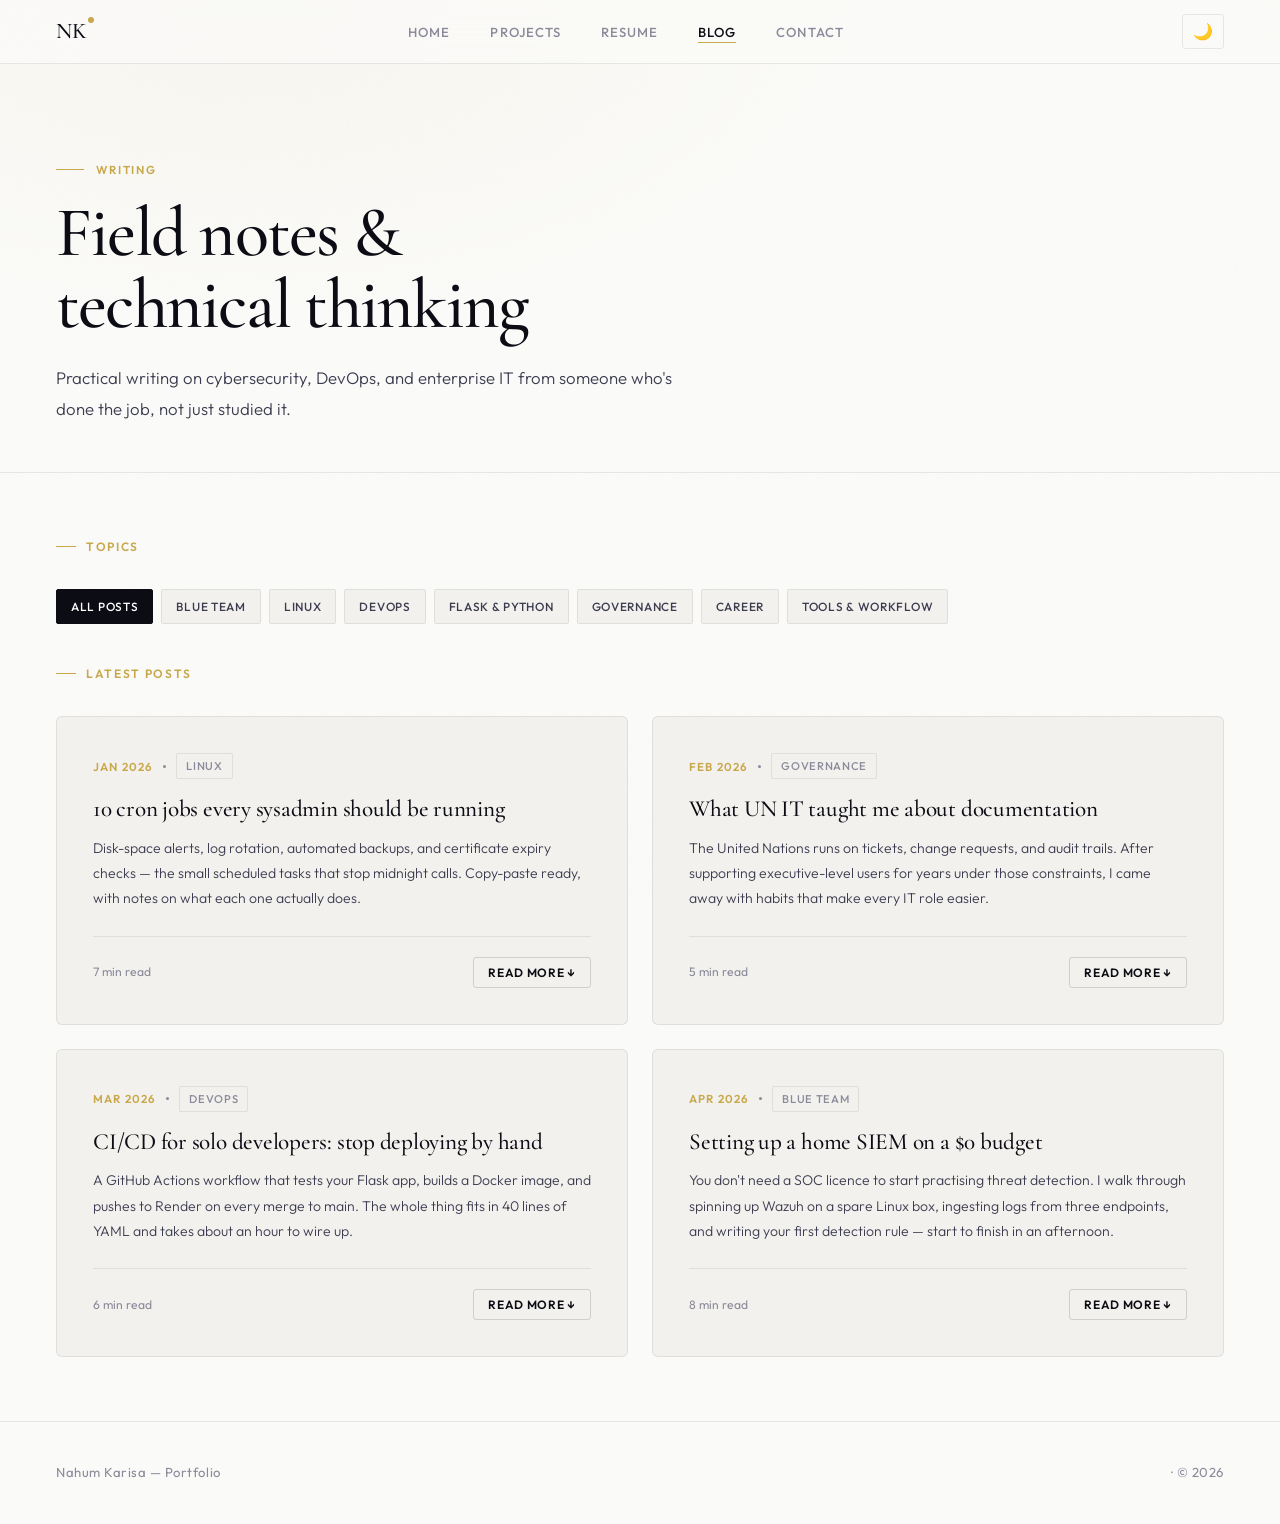
<file: templates/blog.html>
<!DOCTYPE html>
<html lang="en" data-theme="light">
<head>
  <meta charset="UTF-8">
  <meta name="viewport" content="width=device-width, initial-scale=1.0">
  <title>Blog — Nahum Karisa</title>
  <link rel="preconnect" href="https://fonts.googleapis.com">
  <link href="https://fonts.googleapis.com/css2?family=Cormorant+Garamond:ital,wght@0,400;0,500;0,600;1,400;1,500&family=Outfit:wght@300;400;500;600&display=swap" rel="stylesheet">
  <style>
    *,*::before,*::after{box-sizing:border-box;margin:0;padding:0}
    :root{
      --ink:#0c0c14;--ink2:#3c3c50;--ink3:#8a8a9a;
      --surface:#fafaf8;--surface2:#f2f1ed;
      --gold:#c9a84c;--gold2:#e8c97a;
      --green:#0a8f5e;--border:rgba(0,0,0,0.08);--border2:rgba(0,0,0,0.14);
    }
    [data-theme="dark"]{
      --ink:#e8e8f0;--ink2:#b8b8cc;--ink3:#7a7a90;
      --surface:#0e0e18;--surface2:#181824;
      --border:rgba(255,255,255,0.08);--border2:rgba(255,255,255,0.14);
      --gold:#d4a84c;--gold2:#e8c97a;
    }
    html{scroll-behavior:smooth}
    body{font-family:'Outfit',sans-serif;background:var(--surface);color:var(--ink);min-height:100vh;line-height:1.65;overflow-x:hidden;transition:background .3s,color .3s;
      background-image:radial-gradient(ellipse 80% 60% at 20% 0%,rgba(201,168,76,0.06) 0%,transparent 60%);
      background-attachment:fixed;
    }
    body::before{content:'';position:fixed;inset:0;z-index:0;pointer-events:none;opacity:0.35;
      background-image:url("data:image/svg+xml,%3Csvg viewBox='0 0 256 256' xmlns='http://www.w3.org/2000/svg'%3E%3Cfilter id='noise'%3E%3CfeTurbulence type='fractalNoise' baseFrequency='0.9' numOctaves='4' stitchTiles='stitch'/%3E%3C/filter%3E%3Crect width='100%25' height='100%25' filter='url(%23noise)' opacity='0.025'/%3E%3C/svg%3E");}

    /* Nav */
    nav{position:fixed;top:0;left:0;right:0;z-index:200;display:flex;align-items:center;justify-content:space-between;padding:0 3.5rem;height:64px;background:rgba(250,250,248,0.88);backdrop-filter:blur(24px);border-bottom:1px solid var(--border);transition:box-shadow .3s,background .3s}
    [data-theme="dark"] nav{background:rgba(14,14,24,0.92)}
    nav.scrolled{box-shadow:0 4px 32px rgba(0,0,0,0.06)}
    .nav-logo{font-family:'Cormorant Garamond',serif;font-size:1.4rem;font-weight:500;color:var(--ink);text-decoration:none;display:flex;align-items:flex-start;gap:1px}
    .nav-logo-dot{display:inline-block;width:6px;height:6px;border-radius:50%;background:var(--gold);margin-top:4px;flex-shrink:0}
    .nav-links{display:flex;gap:2.5rem;list-style:none;align-items:center}
    .nav-links a{font-size:0.82rem;font-weight:500;color:var(--ink3);text-decoration:none;letter-spacing:0.08em;text-transform:uppercase;transition:color .2s;position:relative}
    .nav-links a::after{content:'';position:absolute;bottom:-3px;left:0;right:0;height:1px;background:var(--gold);transform:scaleX(0);transition:transform .3s}
    .nav-links a:hover,.nav-links a.active{color:var(--ink)}
    .nav-links a:hover::after,.nav-links a.active::after{transform:scaleX(1)}
    .theme-toggle{background:none;border:1.5px solid var(--border);border-radius:3px;cursor:pointer;padding:7px 10px;display:flex;align-items:center;color:var(--ink3);font-size:1rem;transition:all .2s;flex-shrink:0;margin-left:1.5rem}
    .theme-toggle:hover{border-color:var(--gold);color:var(--gold)}
    .hamburger{display:none;flex-direction:column;justify-content:center;gap:5px;width:40px;height:40px;background:none;border:none;cursor:pointer;padding:6px;border-radius:3px;flex-shrink:0;margin-left:0.75rem}
    .hamburger span{display:block;width:22px;height:1.5px;background:var(--ink);transition:transform .3s,opacity .3s,width .3s;transform-origin:center}
    .hamburger.open span:nth-child(1){transform:translateY(6.5px) rotate(45deg)}
    .hamburger.open span:nth-child(2){opacity:0;width:0}
    .hamburger.open span:nth-child(3){transform:translateY(-6.5px) rotate(-45deg)}
    .mobile-drawer{display:none;position:fixed;top:64px;left:0;right:0;background:rgba(250,250,248,0.97);backdrop-filter:blur(24px);border-bottom:1px solid var(--border);z-index:190;padding:1.5rem;flex-direction:column;gap:0}
    [data-theme="dark"] .mobile-drawer{background:rgba(14,14,24,0.97)}
    .mobile-drawer.open{display:flex}
    .mobile-drawer a{display:block;font-size:0.9rem;font-weight:500;color:var(--ink3);text-decoration:none;letter-spacing:0.08em;text-transform:uppercase;padding:0.9rem 0;border-bottom:1px solid var(--border);transition:color .2s}
    .mobile-drawer a:last-child{border-bottom:none}
    .mobile-drawer a:hover,.mobile-drawer a.active{color:var(--ink)}

    @keyframes fadeUp{from{opacity:0;transform:translateY(28px)}to{opacity:1;transform:translateY(0)}}
    @keyframes shimmer{0%,100%{opacity:1}50%{opacity:0.5}}
    .reveal{opacity:0;transform:translateY(28px);transition:opacity .75s cubic-bezier(.22,1,.36,1),transform .75s cubic-bezier(.22,1,.36,1)}
    .reveal.visible{opacity:1;transform:translateY(0)}

    main{padding-top:64px;position:relative;z-index:1}
    .page-header{max-width:1280px;margin:0 auto;padding:6rem 3.5rem 3rem;animation:fadeUp .9s .1s both}
    .page-eyebrow{font-size:0.72rem;font-weight:600;letter-spacing:0.16em;color:var(--gold);text-transform:uppercase;margin-bottom:1.1rem;display:flex;align-items:center;gap:12px}
    .page-eyebrow::before{content:'';width:28px;height:1px;background:var(--gold)}
    .page-header h1{font-family:'Cormorant Garamond',serif;font-size:clamp(3rem,5.5vw,5rem);letter-spacing:-0.025em;line-height:1.03;margin-bottom:1.25rem;font-weight:500}
    .page-header .lead{font-size:1.05rem;color:var(--ink2);max-width:56ch;line-height:1.85;font-weight:300}
    .divider{border:none;border-top:1px solid var(--border);max-width:1280px;margin:0 auto}



    /* Section */
    .section{max-width:1280px;margin:0 auto;padding:4rem 3.5rem}
    .section-label{font-size:0.75rem;font-weight:600;color:var(--gold);letter-spacing:0.14em;text-transform:uppercase;margin-bottom:2rem;display:flex;align-items:center;gap:10px}
    .section-label::before{content:'';width:20px;height:1px;background:var(--gold)}

    /* Topics */
    .topics-row{display:flex;flex-wrap:wrap;gap:8px;margin-bottom:0}
    .topic-tag{font-size:0.74rem;font-weight:500;padding:7px 14px;border-radius:2px;background:var(--surface2);color:var(--ink2);letter-spacing:0.06em;text-transform:uppercase;border:1px solid var(--border);cursor:pointer;transition:all .2s;user-select:none}
    .topic-tag:hover{border-color:var(--ink2);color:var(--ink)}
    .topic-tag.active{background:var(--ink);color:#fff;border-color:var(--ink)}

    /* Posts grid */
    .posts-grid{display:grid;grid-template-columns:repeat(2,1fr);gap:1.5rem}
    .post-card{background:var(--surface2);border:1px solid var(--border);border-radius:6px;padding:2.25rem;transition:all .25s;position:relative;overflow:hidden;display:flex;flex-direction:column}
    .post-card.hidden{display:none}
    [data-theme="dark"] .post-card{background:#181824}
    .post-card::before{content:'';position:absolute;top:0;left:0;right:0;height:2px;background:linear-gradient(90deg,var(--gold),var(--gold2));transform:scaleX(0);transform-origin:left;transition:transform .35s}
    .post-card:hover{box-shadow:0 14px 48px rgba(0,0,0,0.07);transform:translateY(-2px)}
    .post-card:hover::before{transform:scaleX(1)}
    .post-meta{display:flex;align-items:center;gap:10px;margin-bottom:1rem;flex-wrap:wrap}
    .post-date{font-size:0.72rem;font-weight:600;color:var(--gold);letter-spacing:0.1em;text-transform:uppercase}
    .post-dot{width:3px;height:3px;border-radius:50%;background:var(--ink3);flex-shrink:0}
    .post-category{font-size:0.7rem;font-weight:500;color:var(--ink3);letter-spacing:0.06em;text-transform:uppercase;padding:3px 9px;background:var(--surface2);border-radius:2px;border:1px solid var(--border)}
    .ai-badge{font-size:0.68rem;font-weight:600;color:#6c3fa0;letter-spacing:0.08em;text-transform:uppercase;padding:3px 9px;background:rgba(108,63,160,0.1);border-radius:2px;border:1px solid rgba(108,63,160,0.2)}
    .post-title{font-family:'Cormorant Garamond',serif;font-size:1.45rem;font-weight:500;color:var(--ink);margin-bottom:0.75rem;letter-spacing:-0.01em;line-height:1.22}
    .post-excerpt{font-size:0.88rem;color:var(--ink2);line-height:1.8;font-weight:300;flex:1}
    .post-full{display:none;font-size:0.88rem;color:var(--ink2);line-height:1.9;font-weight:300;margin-top:1rem;padding-top:1rem;border-top:1px solid var(--border)}
    .post-full.open{display:block;animation:fadeUp .35s ease both}
    .post-full p{margin-bottom:0.85rem}
    .post-full p:last-child{margin-bottom:0}
    .post-footer{display:flex;align-items:center;justify-content:space-between;margin-top:1.5rem;padding-top:1.25rem;border-top:1px solid var(--border);gap:8px;flex-wrap:wrap}
    .post-read{font-size:0.76rem;color:var(--ink3)}
    .post-actions{display:flex;gap:8px;align-items:center}
    .post-link{font-size:0.75rem;font-weight:600;color:var(--ink);letter-spacing:0.06em;text-transform:uppercase;display:inline-flex;align-items:center;gap:5px;padding:7px 14px;border:1.5px solid var(--border2);border-radius:3px;transition:all .2s;cursor:pointer;background:none;font-family:'Outfit',sans-serif}
    .post-link:hover{background:var(--ink);color:#fff;border-color:var(--ink)}
    .post-link.expanded{background:var(--surface2);border-color:var(--border)}
.ai-loading{display:flex;align-items:center;gap:8px;font-size:0.82rem;color:var(--ink3);font-style:italic;animation:shimmer 1.2s ease-in-out infinite}

    /* Empty state */
    .empty-state{text-align:center;padding:4rem 2rem;color:var(--ink3)}
    .empty-state .big{font-family:'Cormorant Garamond',serif;font-size:2rem;color:var(--ink2);margin-bottom:0.5rem;font-weight:500}
    .empty-state p{font-size:0.92rem;margin-bottom:1.5rem}



    footer{max-width:1280px;margin:0 auto;padding:2.5rem 3.5rem;border-top:1px solid var(--border);display:flex;justify-content:space-between;align-items:center;font-size:0.82rem;color:var(--ink3);letter-spacing:0.04em}
    footer a{color:var(--ink3);text-decoration:none;transition:color .2s}
    footer a:hover{color:var(--ink)}

    @media(max-width:960px){nav{padding:0 1.5rem}.nav-links{gap:1.5rem}.page-header,.section{padding-left:1.5rem;padding-right:1.5rem}.posts-grid{grid-template-columns:1fr}footer{flex-direction:column;gap:0.5rem;padding-left:1.5rem;padding-right:1.5rem}}
    @media(max-width:640px){
      nav{padding:0 1.25rem}.nav-links{display:none}.theme-toggle{margin-left:auto}.hamburger{display:flex}
      .page-header{padding:3.5rem 1.25rem 2rem}.section{padding:3rem 1.25rem}
      .posts-grid{grid-template-columns:1fr}.post-card{padding:1.75rem}
      footer{padding:2rem 1.25rem;flex-direction:column;gap:0.4rem;text-align:center}
    }
  </style>
</head>
<body>
  <nav id="navbar">
    <a href="/" class="nav-logo">NK<span class="nav-logo-dot"></span></a>
    <ul class="nav-links">
      <li><a href="/">Home</a></li>
      <li><a href="/projects">Projects</a></li>
      <li><a href="/resume">Resume</a></li>
      <li><a href="/blog" class="active">Blog</a></li>
      <li><a href="/contact">Contact</a></li>
    </ul>
    <button class="hamburger" id="hamburgerBtn" aria-label="Toggle menu" aria-expanded="false"><span></span><span></span><span></span></button>
    <button class="theme-toggle" id="themeToggle" aria-label="Toggle dark mode">🌙</button>
  </nav>
  <div class="mobile-drawer" id="mobileDrawer">
    <a href="/">Home</a>
    <a href="/projects">Projects</a>
    <a href="/resume">Resume</a>
    <a href="/blog" class="active">Blog</a>
    <a href="/contact">Contact</a>
  </div>

  <main>
    <div class="page-header">
      <div class="page-eyebrow">Writing</div>
      <h1>Field notes &amp;<br>technical thinking</h1>
      <p class="lead">Practical writing on cybersecurity, DevOps, and enterprise IT  from someone who's done the job, not just studied it.</p>

    </div>
    <hr class="divider">

    <!-- Topics filter -->
    <div class="section reveal" style="padding-bottom:0">
      <div class="section-label">Topics</div>
      <div class="topics-row" id="topicsRow">
        <span class="topic-tag active" data-topic="all">All posts</span>
        <span class="topic-tag" data-topic="Blue Team">Blue Team</span>
        <span class="topic-tag" data-topic="Linux">Linux</span>
        <span class="topic-tag" data-topic="DevOps">DevOps</span>
        <span class="topic-tag" data-topic="Flask & Python">Flask &amp; Python</span>
        <span class="topic-tag" data-topic="Governance">Governance</span>
        <span class="topic-tag" data-topic="Career">Career</span>
        <span class="topic-tag" data-topic="Tools & Workflow">Tools &amp; Workflow</span>
      </div>
    </div>

    <!-- Posts -->
    <div class="section reveal" style="padding-top:2.5rem">
      <div class="section-label" id="postsLabel">Latest posts</div>
      <div class="posts-grid" id="postsGrid"></div>
      <div class="empty-state" id="emptyState" style="display:none">
        <div class="big">No posts yet</div>
        <p>Check back soon for new writing.</p>
      </div>
    </div>
  </main>

  <footer>
    <span>Nahum Karisa — Portfolio</span>
    <span> · © 2026</span>
  </footer>

  <script>
    // ── Theme ──
    (function(){
      var saved = localStorage.getItem('theme') || 'light';
      document.documentElement.setAttribute('data-theme', saved);
    })();
    var toggle = document.getElementById('themeToggle');
    var root = document.documentElement;
    toggle.textContent = root.getAttribute('data-theme') === 'dark' ? '☀️' : '🌙';
    toggle.addEventListener('click', function(){
      var next = root.getAttribute('data-theme') === 'dark' ? 'light' : 'dark';
      root.setAttribute('data-theme', next);
      localStorage.setItem('theme', next);
      toggle.textContent = next === 'dark' ? '☀️' : '🌙';
    });

    // ── Nav ──
    var nav = document.getElementById('navbar');
    window.addEventListener('scroll', function(){ nav.classList.toggle('scrolled', window.scrollY > 20); });
    (function(){
      var btn = document.getElementById('hamburgerBtn');
      var drawer = document.getElementById('mobileDrawer');
      btn.addEventListener('click', function(){
        var open = drawer.classList.toggle('open');
        btn.classList.toggle('open', open);
        btn.setAttribute('aria-expanded', open);
      });
      drawer.querySelectorAll('a').forEach(function(a){
        a.addEventListener('click', function(){
          drawer.classList.remove('open');
          btn.classList.remove('open');
          btn.setAttribute('aria-expanded', 'false');
        });
      });
    })();

    // ── Reveal ──
    var observer = new IntersectionObserver(function(entries){
      entries.forEach(function(e){ if(e.isIntersecting) e.target.classList.add('visible'); });
    }, {threshold:0.08});
    document.querySelectorAll('.reveal').forEach(function(el){ observer.observe(el); });

    // ── Seed posts ──
    var SEED_POSTS = [
      {
        id:'seed-1', title:'Setting up a home SIEM on a $0 budget',
        category:'Blue Team', date:'Apr 2026', aiGenerated:false,
        excerpt:"You don't need a SOC licence to start practising threat detection. I walk through spinning up Wazuh on a spare Linux box, ingesting logs from three endpoints, and writing your first detection rule — start to finish in an afternoon.",
        body:"The first thing most people get wrong is overcomplicating the architecture. You don't need a dedicated server farm — a $35 Raspberry Pi or an old laptop running Ubuntu will handle Wazuh's manager node for a home lab just fine.\n\nStart by installing Wazuh Manager via the official script, then point your endpoints (Windows, Linux, or macOS) at it using the lightweight agent. Within minutes you'll have system logs, authentication events, and file integrity monitoring flowing in.\n\nThe real value comes from writing custom rules. Wazuh's XML-based rule engine lets you define alerts like \"three failed SSH logins within 60 seconds from the same IP\" — classic brute-force detection, built in under an hour. From there, wire up a free Elastic stack for dashboards and you have a genuinely useful home SOC.",
        readTime:'8 min read', seeded:true
      },
      {
        id:'seed-2', title:'CI/CD for solo developers: stop deploying by hand',
        category:'DevOps', date:'Mar 2026', aiGenerated:false,
        excerpt:"A GitHub Actions workflow that tests your Flask app, builds a Docker image, and pushes to Render on every merge to main. The whole thing fits in 40 lines of YAML and takes about an hour to wire up.",
        body:"Manual deployments are a tax you pay every single time you ship. Even if it takes only five minutes, those five minutes are high-anxiety, easy-to-mess-up, and completely unnecessary once you automate them.\n\nThe workflow I use has three jobs: test (run pytest), build (docker buildx), and deploy (call Render's deploy hook via curl). Each job only runs if the previous one passes, so a failing test literally cannot reach production. The whole file is under 45 lines of YAML.\n\nThe key insight: store your Render deploy hook URL as a GitHub Actions secret, and your entire CD pipeline costs you $0. Combined with Render's free tier for side projects, you have proper CI/CD for a solo hobby app at no cost whatsoever.",
        readTime:'6 min read', seeded:true
      },
      {
        id:'seed-3', title:'What UN IT taught me about documentation',
        category:'Governance', date:'Feb 2026', aiGenerated:false,
        excerpt:"The United Nations runs on tickets, change requests, and audit trails. After supporting executive-level users for years under those constraints, I came away with habits that make every IT role easier.",
        body:"When your users include senior diplomats and department heads, ambiguity is not an option. Every change I made required a change request with a rollback plan. Every incident required a root-cause writeup.\n\nThe habit that stuck most: write your ticket as if you'll be explaining the situation to yourself in six months. \"User can't log in\" is useless. \"User jsmith reports intermittent Outlook authentication failure since 14 Feb; reproduced on primary workstation, not on web client; AD account unlocked at 09:42 UTC\" is actionable.\n\nGood documentation also builds trust. When an executive escalates an issue, being able to pull up a timestamped, complete record of every action taken is the difference between a 10-minute resolution and a two-hour war room.",
        readTime:'5 min read', seeded:true
      },
      {
        id:'seed-4', title:'10 cron jobs every sysadmin should be running',
        category:'Linux', date:'Jan 2026', aiGenerated:false,
        excerpt:"Disk-space alerts, log rotation, automated backups, and certificate expiry checks — the small scheduled tasks that stop midnight calls. Copy-paste ready, with notes on what each one actually does.",
        body:"The best cron jobs are invisible — they silently prevent disasters you never know about.\n\nDisk space alert: runs hourly, emails you if any filesystem hits 85%.\n\nSSL cert expiry check: runs weekly via openssl, flags certs expiring in under 30 days — expired certs cause user-facing outages that are completely avoidable.\n\nDatabase backup: nightly pg_dump piped to gzip with a 30-day retention cleanup job alongside it. Combine with rclone to push to cloud storage for off-site redundancy.\n\nThe remaining seven cover log rotation hygiene, temp-file cleanup, uptime reporting, and a weekly reboot window for patch application. Each one has prevented at least one incident in my career.",
        readTime:'7 min read', seeded:true
      }
    ];

    // ── State ──
    var activeTopic = 'all';

    function getStoredPosts(){
      try {
        var raw = localStorage.getItem('nk_blog_posts');
        return raw ? JSON.parse(raw) : null;
      } catch(e){ return null; }
    }

    function saveToStorage(posts){
      try { localStorage.setItem('nk_blog_posts', JSON.stringify(posts)); } catch(e){}
    }

    function loadPosts(){
      var stored = getStoredPosts();
      if(!stored){
        saveToStorage(SEED_POSTS);
        return SEED_POSTS.slice();
      }
      return stored;
    }

    function readTime(text){
      var words = text.trim().split(/\s+/).length;
      var mins = Math.max(1, Math.round(words / 200));
      return mins + ' min read';
    }

    function formatDate(d){
      return new Date(d).toLocaleDateString('en-GB', {month:'short', year:'numeric'});
    }

    // ── Render ──
    function renderPosts(){
      var posts = loadPosts();
      var grid = document.getElementById('postsGrid');
      var empty = document.getElementById('emptyState');
      var filtered = activeTopic === 'all' ? posts : posts.filter(function(p){ return p.category === activeTopic; });
      grid.innerHTML = '';
      if(!filtered.length){
        empty.style.display = 'block';
        return;
      }
      empty.style.display = 'none';
      filtered.slice().reverse().forEach(function(post){
        var card = buildCard(post);
        grid.appendChild(card);
      });
    }

    function buildCard(post){
      var card = document.createElement('div');
      card.className = 'post-card';
      card.dataset.postId = post.id;
      card.dataset.category = post.category;
      var bodyParas = post.body.split('\n\n').map(function(p){ return '<p>'+escHtml(p)+'</p>'; }).join('');
      var fullId = 'pf-'+post.id;
      var aiB = post.aiGenerated ? '<span class="ai-badge">AI Expanded</span>' : '';
      var deleteBtn = '';
      card.innerHTML = '<div class="post-meta"><span class="post-date">'+escHtml(post.date)+'</span><div class="post-dot"></div><span class="post-category">'+escHtml(post.category)+'</span>'+aiB+'</div><div class="post-title">'+escHtml(post.title)+'</div><div class="post-excerpt">'+escHtml(post.excerpt)+'</div><div class="post-full" id="'+fullId+'">'+bodyParas+'</div><div class="post-footer"><span class="post-read">'+escHtml(post.readTime||'')+'</span><div class="post-actions">'+deleteBtn+'<button class="post-link" onclick="togglePost(\''+fullId+'\', this)">Read more ↓</button></div></div>';
      return card;
    }

    function escHtml(s){
      if(!s) return '';
      return String(s).replace(/&/g,'&amp;').replace(/</g,'&lt;').replace(/>/g,'&gt;').replace(/"/g,'&quot;');
    }

    function togglePost(id, btn){
      var el = document.getElementById(id);
      var isOpen = el.classList.toggle('open');
      btn.textContent = isOpen ? 'Show less ↑' : 'Read more ↓';
      btn.classList.toggle('expanded', isOpen);
    }


    // ── Topic filter ──
    document.getElementById('topicsRow').addEventListener('click', function(e){
      var tag = e.target.closest('.topic-tag');
      if(!tag) return;
      document.querySelectorAll('.topic-tag').forEach(function(t){ t.classList.remove('active'); });
      tag.classList.add('active');
      activeTopic = tag.dataset.topic;
      renderPosts();
    });


    // ── Init ──
    renderPosts();
  </script>
</body>
</html>
</file>
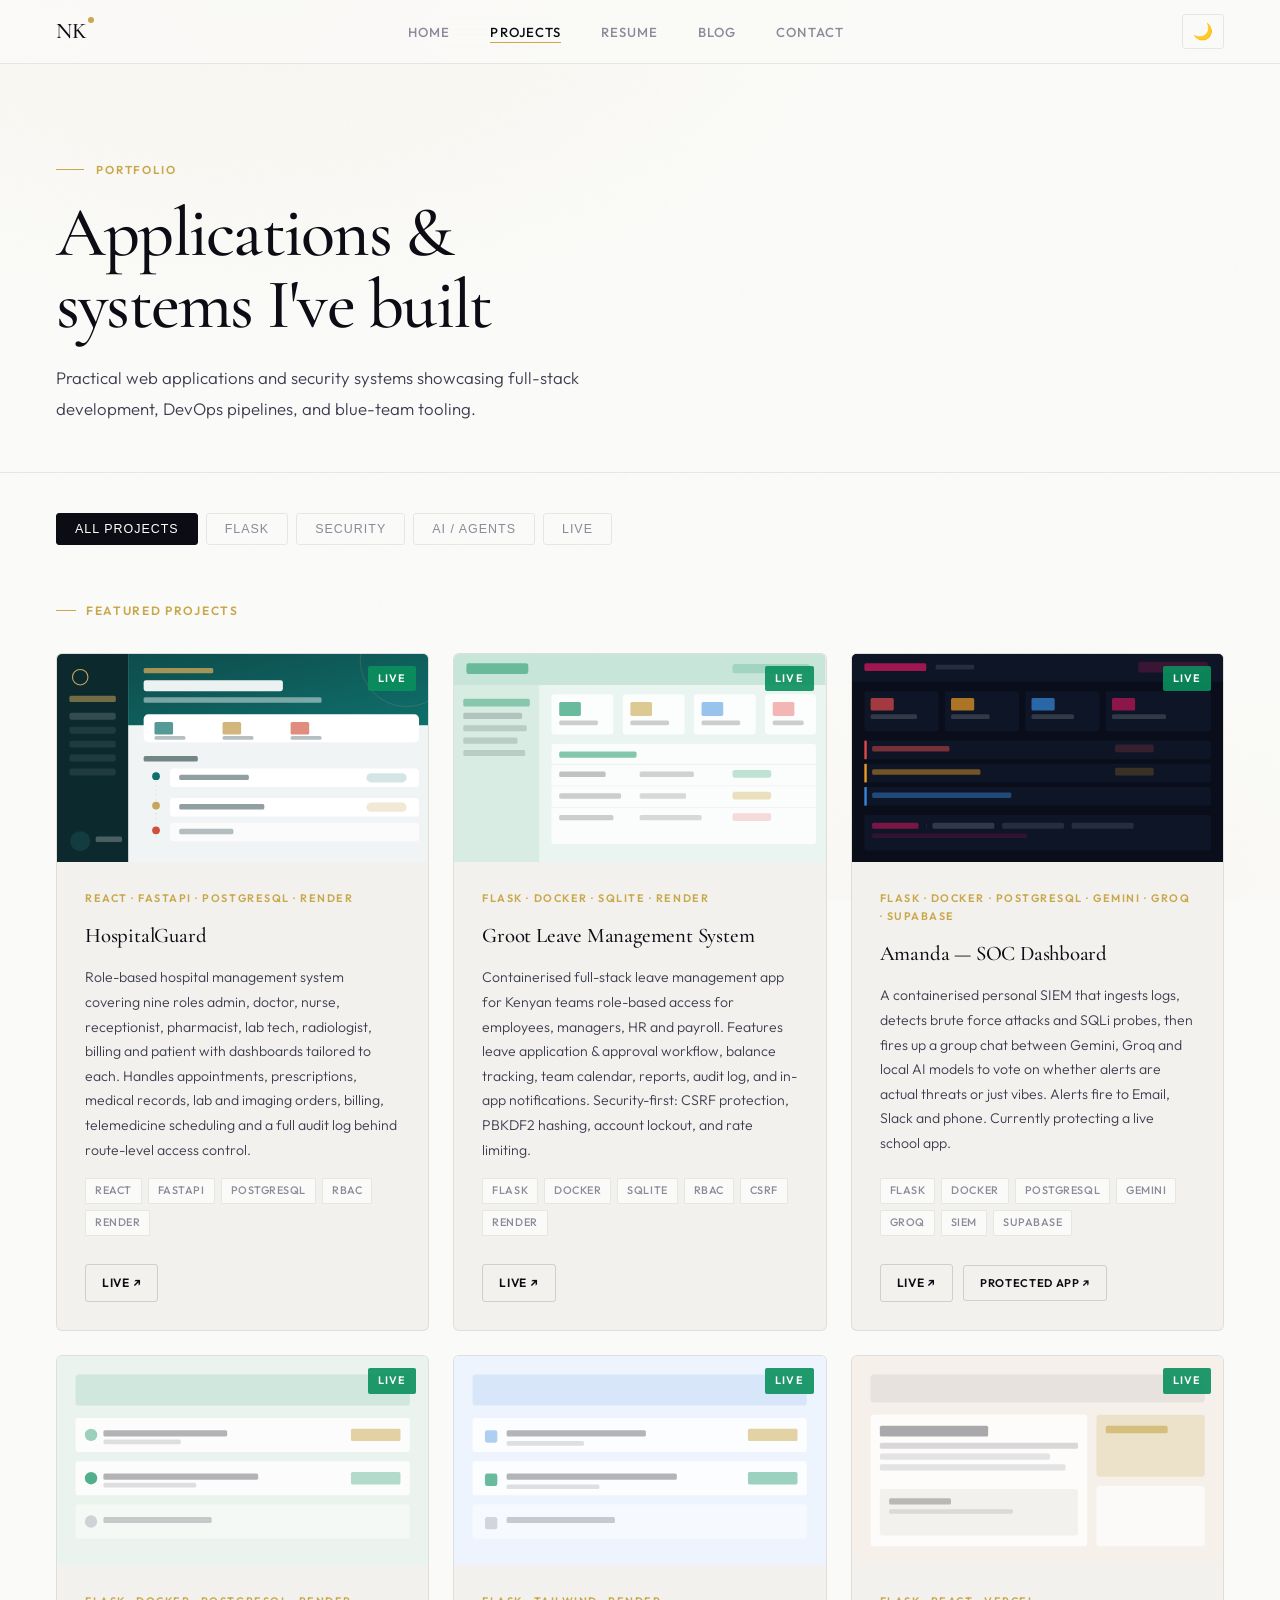
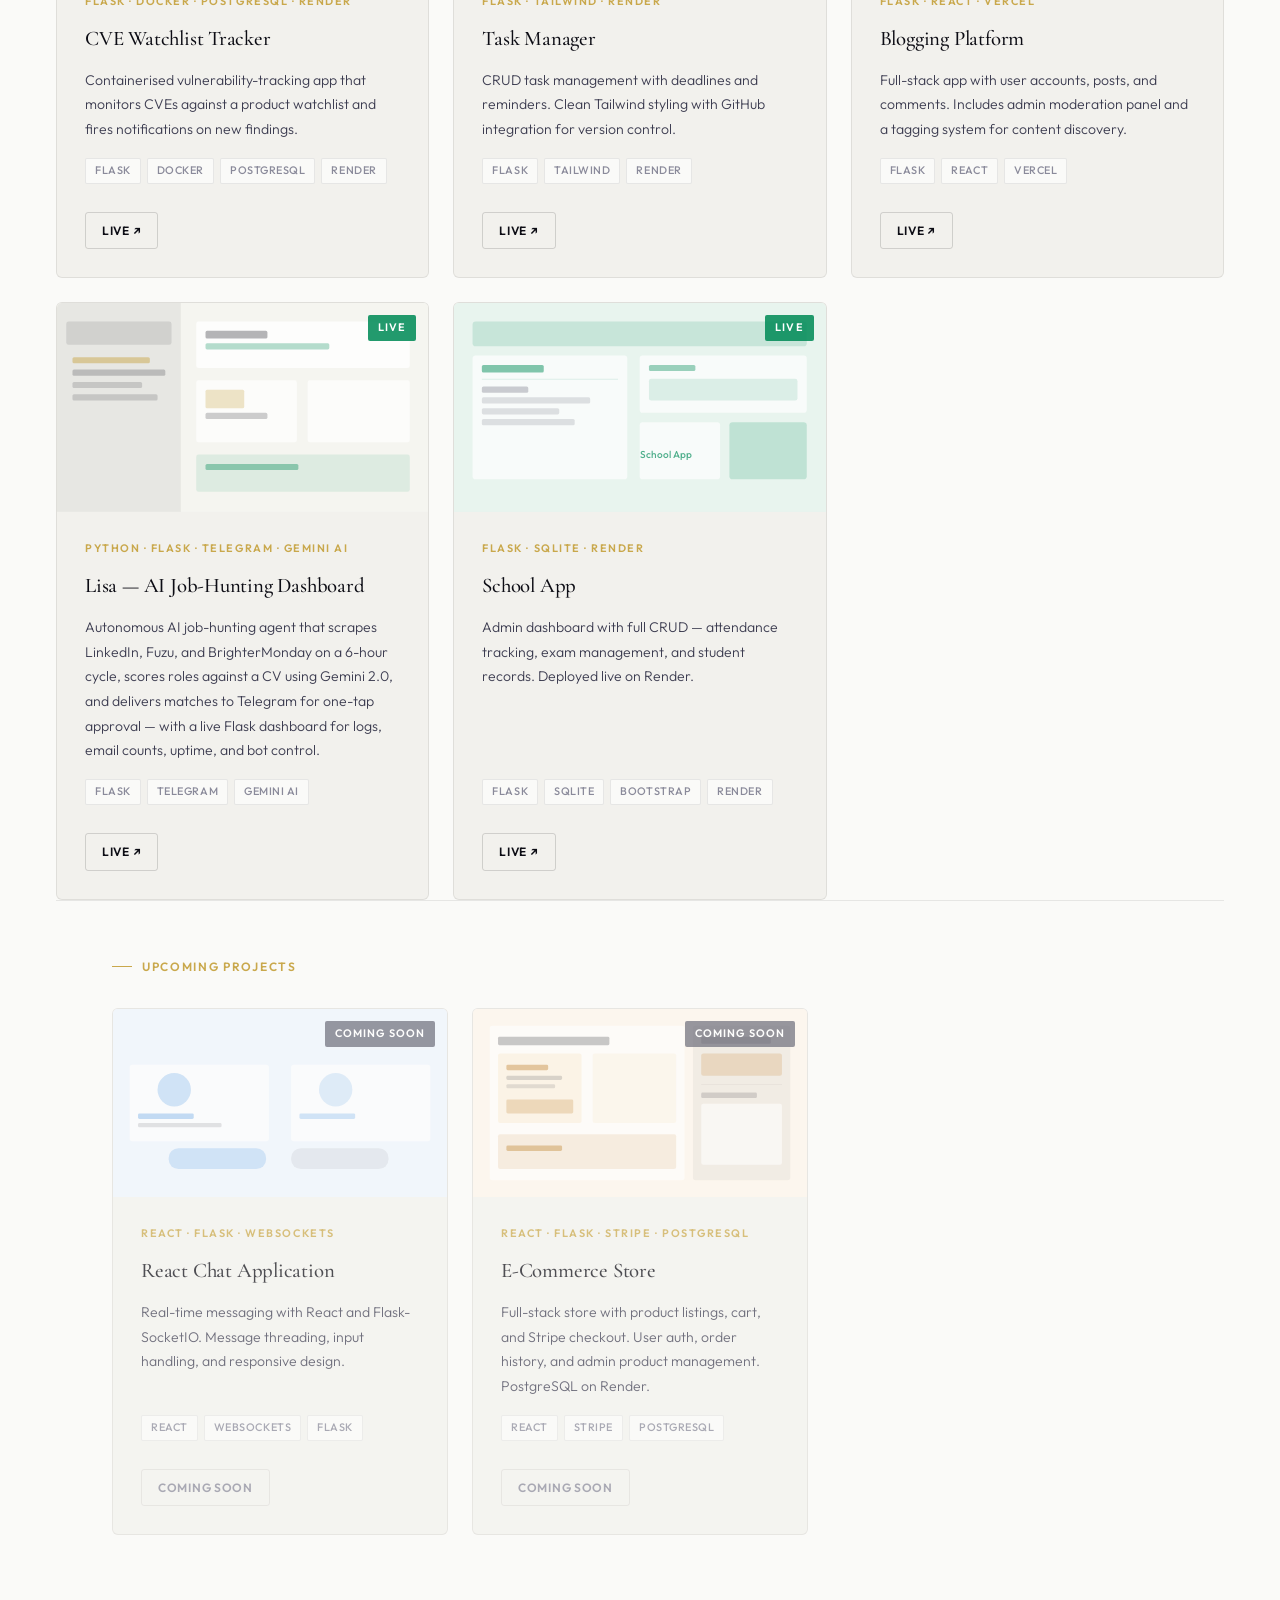
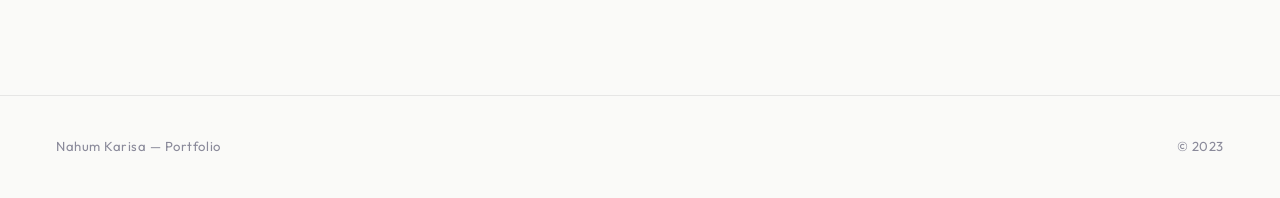
<file: templates/projects.html>
<!DOCTYPE html>
<html lang="en" data-theme="light">
<head>
  <meta charset="UTF-8">
  <meta name="viewport" content="width=device-width, initial-scale=1.0">
  <title>Projects — Nahum Karisa</title>
  <link rel="preconnect" href="https://fonts.googleapis.com">
  <link href="https://fonts.googleapis.com/css2?family=Cormorant+Garamond:ital,wght@0,400;0,500;0,600;1,400;1,500&family=Outfit:wght@300;400;500;600&display=swap" rel="stylesheet">
  <style>
    *,*::before,*::after{box-sizing:border-box;margin:0;padding:0}
    :root{
      --ink:#0c0c14;--ink2:#3c3c50;--ink3:#8a8a9a;
      --surface:#fafaf8;--surface2:#f2f1ed;
      --gold:#c9a84c;--gold2:#e8c97a;
      --border:rgba(0,0,0,0.08);--border2:rgba(0,0,0,0.14);
    }
    html{scroll-behavior:smooth}
    body{
      font-family:'Outfit',sans-serif;background:#fafaf8;
      background-image:
        radial-gradient(ellipse 80% 60% at 20% 0%, rgba(201,168,76,0.06) 0%, transparent 60%),
        radial-gradient(ellipse 60% 50% at 80% 100%, rgba(201,168,76,0.04) 0%, transparent 60%);
      background-attachment:fixed;color:var(--ink);min-height:100vh;line-height:1.65;overflow-x:hidden;
      transition:background .3s,color .3s;
    }
    body::before{content:'';position:fixed;inset:0;z-index:0;pointer-events:none;
      background-image:url("data:image/svg+xml,%3Csvg viewBox='0 0 256 256' xmlns='http://www.w3.org/2000/svg'%3E%3Cfilter id='noise'%3E%3CfeTurbulence type='fractalNoise' baseFrequency='0.9' numOctaves='4' stitchTiles='stitch'/%3E%3C/filter%3E%3Crect width='100%25' height='100%25' filter='url(%23noise)' opacity='0.025'/%3E%3C/svg%3E");
      opacity:0.35}

    /* Nav */
    nav{position:fixed;top:0;left:0;right:0;z-index:200;display:flex;align-items:center;justify-content:space-between;padding:0 3.5rem;height:64px;background:rgba(250,250,248,0.88);backdrop-filter:blur(24px);border-bottom:1px solid var(--border);transition:box-shadow .3s}
    nav.scrolled{box-shadow:0 4px 32px rgba(0,0,0,0.05)}
    .nav-logo{font-family:'Cormorant Garamond',serif;font-size:1.4rem;font-weight:500;color:var(--ink);text-decoration:none;display:flex;align-items:flex-start;gap:1px}
    .nav-logo-dot{display:inline-block;width:6px;height:6px;border-radius:50%;background:var(--gold);margin-top:4px;flex-shrink:0}
    .nav-links{display:flex;gap:2.5rem;list-style:none}
    .nav-links a{font-size:0.82rem;font-weight:500;color:var(--ink3);text-decoration:none;letter-spacing:0.08em;text-transform:uppercase;transition:color .2s;position:relative}
    .nav-links a::after{content:'';position:absolute;bottom:-3px;left:0;right:0;height:1px;background:var(--gold);transform:scaleX(0);transition:transform .3s}
    .nav-links a:hover,.nav-links a.active{color:var(--ink)}
    .nav-links a:hover::after,.nav-links a.active::after{transform:scaleX(1)}

    .theme-toggle{background:none;border:1.5px solid var(--border);border-radius:3px;cursor:pointer;padding:7px 10px;display:flex;align-items:center;color:var(--ink3);font-size:1rem;transition:all .2s;flex-shrink:0;margin-left:1.5rem}
    .theme-toggle:hover{border-color:var(--gold);color:var(--gold)}

    .hamburger{display:none;flex-direction:column;justify-content:center;gap:5px;width:40px;height:40px;background:none;border:none;cursor:pointer;padding:6px;border-radius:3px;flex-shrink:0;margin-left:0.75rem}
    .hamburger span{display:block;width:22px;height:1.5px;background:var(--ink);transition:transform .3s,opacity .3s,width .3s;transform-origin:center}
    .hamburger.open span:nth-child(1){transform:translateY(6.5px) rotate(45deg)}
    .hamburger.open span:nth-child(2){opacity:0;width:0}
    .hamburger.open span:nth-child(3){transform:translateY(-6.5px) rotate(-45deg)}
    .mobile-drawer{display:none;position:fixed;top:64px;left:0;right:0;background:rgba(250,250,248,0.97);backdrop-filter:blur(24px);border-bottom:1px solid var(--border);z-index:190;padding:1.5rem;flex-direction:column;gap:0}
    .mobile-drawer.open{display:flex}
    .mobile-drawer a{display:block;font-size:0.9rem;font-weight:500;color:var(--ink3);text-decoration:none;letter-spacing:0.08em;text-transform:uppercase;padding:0.9rem 0;border-bottom:1px solid var(--border);transition:color .2s}
    .mobile-drawer a:last-child{border-bottom:none}
    .mobile-drawer a:hover,.mobile-drawer a.active{color:var(--ink)}

    @keyframes fadeUp{from{opacity:0;transform:translateY(28px)}to{opacity:1;transform:translateY(0)}}
    .reveal{opacity:0;transform:translateY(28px);transition:opacity .75s cubic-bezier(.22,1,.36,1),transform .75s cubic-bezier(.22,1,.36,1)}
    .reveal.visible{opacity:1;transform:translateY(0)}

    main{padding-top:64px;position:relative;z-index:1}

    /* Page header */
    .page-header{max-width:1280px;margin:0 auto;padding:6rem 3.5rem 3rem;animation:fadeUp .9s .1s both}
    .page-eyebrow{font-size:0.72rem;font-weight:600;letter-spacing:0.16em;color:var(--gold);text-transform:uppercase;margin-bottom:1.1rem;display:flex;align-items:center;gap:12px}
    .page-eyebrow::before{content:'';width:28px;height:1px;background:var(--gold)}
    .page-header h1{font-family:'Cormorant Garamond',serif;font-size:clamp(3rem,5.5vw,5rem);letter-spacing:-0.025em;line-height:1.03;margin-bottom:1.25rem;font-weight:500}
    .page-header .lead{font-size:1.05rem;color:var(--ink2);max-width:56ch;line-height:1.85;font-weight:300}
    .divider{border:none;border-top:1px solid var(--border);max-width:1280px;margin:0 auto}

    /* Filter tabs */
    .filters{max-width:1280px;margin:0 auto;padding:2.5rem 3.5rem 0;display:flex;gap:8px;flex-wrap:wrap}
    .filter-btn{font-size:0.78rem;font-weight:500;letter-spacing:0.08em;text-transform:uppercase;padding:8px 18px;border-radius:3px;border:1.5px solid var(--border);background:transparent;color:var(--ink3);cursor:pointer;transition:all .2s}
    .filter-btn:hover{border-color:var(--ink2);color:var(--ink)}
    .filter-btn.active{background:var(--ink);color:#fff;border-color:var(--ink)}

    /* Section */
    .section{max-width:1280px;margin:0 auto;padding:3.5rem 3.5rem 5rem}
    .section-label{font-size:0.75rem;font-weight:600;color:var(--gold);letter-spacing:0.14em;text-transform:uppercase;margin-bottom:2rem;display:flex;align-items:center;gap:10px}
    .section-label::before{content:'';width:20px;height:1px;background:var(--gold)}

    /* ── Project grid ── */
    .project-grid{display:grid;grid-template-columns:repeat(3,1fr);gap:1.5rem}

    /* ── Project card ── */
    .project-card{
      background:var(--surface2);border:1px solid var(--border);border-radius:6px;
      overflow:hidden;display:flex;flex-direction:column;
      transition:transform .25s,box-shadow .25s,border-color .25s;
      position:relative;
    }
    .project-card:hover{transform:translateY(-4px);box-shadow:0 16px 48px rgba(0,0,0,0.09);border-color:var(--border2)}
    .project-card.upcoming{opacity:0.72}
    .project-card.hidden{display:none}

    /* Thumbnail area */
    .proj-thumb{
      width:100%;aspect-ratio:16/9;overflow:hidden;
      background:var(--surface2);position:relative;flex-shrink:0;
    }
    .proj-thumb img{width:100%;height:100%;object-fit:cover;display:block;transition:transform .4s cubic-bezier(.22,1,.36,1)}
    .project-card:hover .proj-thumb img{transform:scale(1.04)}

    /* Fallback illustration when no screenshot */
    .proj-thumb-fallback{
      width:100%;height:100%;display:flex;align-items:center;justify-content:center;
      position:relative;overflow:hidden;
    }
    .proj-thumb-fallback svg{width:100%;height:100%;position:absolute;inset:0}

    /* Status badge on thumb */
    .proj-badge{
      position:absolute;top:12px;right:12px;z-index:2;
      font-size:0.68rem;font-weight:600;letter-spacing:0.1em;text-transform:uppercase;
      padding:4px 10px;border-radius:2px;
    }
    .badge-live{background:rgba(10,143,94,0.9);color:#fff}
    .badge-progress{background:rgba(201,168,76,0.9);color:#2a1e00}
    .badge-soon{background:rgba(60,60,80,0.72);color:#fff}
    .badge-running{background:rgba(10,90,143,0.9);color:#fff}

    /* Card body */
    .proj-body{padding:1.75rem;display:flex;flex-direction:column;gap:1rem;flex:1}
    .proj-kicker{font-size:0.68rem;font-weight:600;color:var(--gold);letter-spacing:0.14em;text-transform:uppercase}
    .proj-title{font-family:'Cormorant Garamond',serif;font-size:1.3rem;font-weight:500;color:var(--ink);letter-spacing:-0.01em;line-height:1.2}
    .proj-title a{color:inherit;text-decoration:none;transition:color .2s}
    .proj-title a:hover{color:var(--gold)}
    .proj-desc{font-size:0.88rem;color:var(--ink2);line-height:1.75;font-weight:300;flex:1}

    /* Tags row */
    .proj-tags{display:flex;flex-wrap:wrap;gap:6px}
    .proj-tag{font-size:0.68rem;font-weight:500;padding:3px 9px;border-radius:2px;background:var(--surface);color:var(--ink3);letter-spacing:0.05em;text-transform:uppercase;border:1px solid var(--border)}

    /* Card footer */
    .proj-footer{padding:0 1.75rem 1.75rem;display:flex;align-items:center;gap:10px}
    .proj-link{
      display:inline-flex;align-items:center;gap:5px;
      font-size:0.75rem;font-weight:600;color:var(--ink);text-decoration:none;
      padding:8px 16px;border:1.5px solid var(--border2);border-radius:3px;
      transition:all .2s;letter-spacing:0.06em;text-transform:uppercase;
    }
    .proj-link:hover{background:var(--ink);color:#fff;border-color:var(--ink)}
    .proj-link.muted{color:var(--ink3);cursor:default;border-color:var(--border)}
    .proj-link.muted:hover{background:transparent;color:var(--ink3);border-color:var(--border)}

    /* Upcoming divider */
    .upcoming-header{max-width:1280px;margin:0 auto;padding:0 3.5rem;display:flex;align-items:center;gap:1.5rem}
    .upcoming-header::after{content:'';flex:1;height:1px;background:var(--border)}

    footer{max-width:1280px;margin:0 auto;padding:2.5rem 3.5rem;border-top:1px solid var(--border);display:flex;justify-content:space-between;align-items:center;font-size:0.82rem;color:var(--ink3);letter-spacing:0.04em}

    /* Dark mode */
    [data-theme="dark"]{--ink:#e8e8f0;--ink2:#b8b8cc;--ink3:#7a7a90;--surface:#0e0e18;--surface2:#181824;--border:rgba(255,255,255,0.08);--border2:rgba(255,255,255,0.14);--gold:#d4a84c;--gold2:#e8c97a}
    [data-theme="dark"] body{background:#0e0e18!important;background-image:radial-gradient(ellipse 80% 60% at 20% 0%, rgba(201,168,76,0.08) 0%, transparent 60%)!important}
    [data-theme="dark"] nav{background:rgba(14,14,24,0.92)!important}
    [data-theme="dark"] .mobile-drawer{background:rgba(14,14,24,0.97)}
    [data-theme="dark"] .project-card{background:#181824}

    /* Responsive */
    @media(max-width:1024px){
      .project-grid{grid-template-columns:repeat(2,1fr)}
      .filters,.section,.page-header,.upcoming-header{padding-left:2rem;padding-right:2rem}
    }
    @media(max-width:640px){
      nav{padding:0 1.25rem}
      .nav-links{display:none}
      .theme-toggle{margin-left:auto}
      .hamburger{display:flex}
      .page-header{padding:3.5rem 1.25rem 2rem}
      .filters{padding:2rem 1.25rem 0;gap:6px}
      .filter-btn{font-size:0.72rem;padding:6px 12px}
      .section{padding:2.5rem 1.25rem 3.5rem}
      .upcoming-header{padding:0 1.25rem}
      .project-grid{grid-template-columns:1fr}
      footer{flex-direction:column;gap:0.5rem;text-align:center;padding:2rem 1.25rem}
    }
  </style>
  <script>(function(){var s=localStorage.getItem('theme')||'light';document.documentElement.setAttribute('data-theme',s);})();</script>
</head>
<body>
  <nav id="navbar">
    <a href="/" class="nav-logo">NK<span class="nav-logo-dot"></span></a>
    <ul class="nav-links">
      <li><a href="/">Home</a></li>
      <li><a href="/projects" class="active">Projects</a></li>
      <li><a href="/resume">Resume</a></li>
      <li><a href="/blog">Blog</a></li>
      <li><a href="/contact">Contact</a></li>
    </ul>
    <button class="hamburger" id="hamburgerBtn" aria-label="Toggle menu" aria-expanded="false"><span></span><span></span><span></span></button>
    <button class="theme-toggle" id="themeToggle" aria-label="Toggle dark mode">🌙</button>
  </nav>
  <div class="mobile-drawer" id="mobileDrawer">
    <a href="/">Home</a>
    <a href="/projects" class="active">Projects</a>
    <a href="/resume">Resume</a>
    <a href="/blog">Blog</a>
    <a href="/contact">Contact</a>
  </div>

  <main>
    <div class="page-header">
      <div class="page-eyebrow">Portfolio</div>
      <h1>Applications &amp;<br>systems I've built</h1>
      <p class="lead">Practical web applications and security systems showcasing full-stack development, DevOps pipelines, and blue-team tooling.</p>
    </div>
    <hr class="divider">

    <!-- Filter tabs -->
    <div class="filters">
      <button class="filter-btn active" data-filter="all">All projects</button>
      <button class="filter-btn" data-filter="flask">Flask</button>
      <button class="filter-btn" data-filter="security">Security</button>
      <button class="filter-btn" data-filter="ai">AI / Agents</button>
      <button class="filter-btn" data-filter="live">Live</button>
    </div>

    <!-- Featured projects -->
    <div class="section reveal">
      <div class="section-label">Featured projects</div>
      <div class="project-grid" id="featuredGrid">

<!-- HospitalGuard -->
        <div class="project-card" data-tags="security live">
          <div class="proj-thumb">
            <div class="proj-thumb-fallback" style="background:#f1f4f5">
              <svg viewBox="0 0 480 270" xmlns="http://www.w3.org/2000/svg">
                <rect width="480" height="270" fill="#f1f4f5"/>
                <!-- Sidebar -->
                <rect x="0" y="0" width="92" height="270" fill="#0c2a2e"/>
                <circle cx="30" cy="30" r="10" fill="none" stroke="#c9a45c" stroke-width="1.4"/>
                <rect x="16" y="54" width="60" height="8" rx="2" fill="#c9a45c" opacity=".55"/>
                <rect x="16" y="76" width="60" height="9" rx="3" fill="#ffffff" opacity=".16"/>
                <rect x="16" y="94" width="60" height="9" rx="3" fill="#ffffff" opacity=".08"/>
                <rect x="16" y="112" width="60" height="9" rx="3" fill="#ffffff" opacity=".08"/>
                <rect x="16" y="130" width="60" height="9" rx="3" fill="#ffffff" opacity=".08"/>
                <rect x="16" y="148" width="60" height="9" rx="3" fill="#ffffff" opacity=".08"/>
                <circle cx="30" cy="242" r="13" fill="#123c40"/>
                <rect x="50" y="236" width="34" height="7" rx="2" fill="#ffffff" opacity=".25"/>
                <!-- Hero -->
                <rect x="92" y="0" width="388" height="92" fill="#0f6f6b"/>
                <rect x="92" y="0" width="388" height="92" fill="url(#hg)" opacity=".5"/>
                <defs>
                  <linearGradient id="hg" x1="0" y1="0" x2="1" y2="1">
                    <stop offset="0" stop-color="#0c2a2e"/><stop offset="1" stop-color="#0f6f6b"/>
                  </linearGradient>
                </defs>
                <circle cx="452" cy="8" r="60" fill="none" stroke="#c9a45c" opacity=".25"/>
                <rect x="112" y="18" width="90" height="7" rx="2" fill="#c9a45c" opacity=".8"/>
                <rect x="112" y="34" width="180" height="14" rx="3" fill="#ffffff" opacity=".92"/>
                <rect x="112" y="56" width="230" height="7" rx="2" fill="#ffffff" opacity=".45"/>
                <!-- Stat strip overlapping hero -->
                <rect x="112" y="78" width="356" height="36" rx="6" fill="#ffffff"/>
                <rect x="126" y="88" width="24" height="16" rx="2" fill="#0f6f6b" opacity=".7"/>
                <rect x="126" y="106" width="40" height="5" rx="2" fill="#0c2a2e" opacity=".3"/>
                <rect x="214" y="88" width="24" height="16" rx="2" fill="#c9a45c" opacity=".8"/>
                <rect x="214" y="106" width="40" height="5" rx="2" fill="#0c2a2e" opacity=".3"/>
                <rect x="302" y="88" width="24" height="16" rx="2" fill="#cf4f3a" opacity=".65"/>
                <rect x="302" y="106" width="40" height="5" rx="2" fill="#0c2a2e" opacity=".3"/>
                <!-- Timeline -->
                <rect x="112" y="132" width="70" height="7" rx="2" fill="#0c2a2e" opacity=".55"/>
                <line x1="128" y1="152" x2="128" y2="240" stroke="#0c2a2e" stroke-opacity=".12" stroke-width="2" stroke-dasharray="1 5"/>
                <circle cx="128" cy="158" r="5" fill="#0f6f6b"/>
                <rect x="146" y="148" width="322" height="24" rx="5" fill="#ffffff"/>
                <rect x="158" y="156" width="90" height="7" rx="2" fill="#0c2a2e" opacity=".45"/>
                <rect x="400" y="154" width="52" height="12" rx="6" fill="#0f6f6b" opacity=".18"/>
                <circle cx="128" cy="196" r="5" fill="#c9a45c"/>
                <rect x="146" y="186" width="322" height="24" rx="5" fill="#ffffff"/>
                <rect x="158" y="194" width="110" height="7" rx="2" fill="#0c2a2e" opacity=".45"/>
                <rect x="400" y="192" width="52" height="12" rx="6" fill="#c9a45c" opacity=".25"/>
                <circle cx="128" cy="228" r="5" fill="#cf4f3a"/>
                <rect x="146" y="218" width="322" height="24" rx="5" fill="#ffffff" opacity=".7"/>
                <rect x="158" y="226" width="70" height="7" rx="2" fill="#0c2a2e" opacity=".3"/>
              </svg>
            </div>
            <span class="proj-badge badge-live">Live</span>
          </div>
          <div class="proj-body">
            <div class="proj-kicker">React · FastAPI · PostgreSQL · Render</div>
            <div class="proj-title"><a href="https://hospitalguard-web.onrender.com" target="_blank">HospitalGuard</a></div>
            <p class="proj-desc">Role-based hospital management system covering nine roles admin, doctor, nurse, receptionist, pharmacist, lab tech, radiologist, billing and patient with dashboards tailored to each. Handles appointments, prescriptions, medical records, lab and imaging orders, billing, telemedicine scheduling and a full audit log behind route-level access control.</p>
            <div class="proj-tags">
              <span class="proj-tag">React</span>
              <span class="proj-tag">FastAPI</span>
              <span class="proj-tag">PostgreSQL</span>
              <span class="proj-tag">RBAC</span>
              <span class="proj-tag">Render</span>
            </div>
          </div>
          <div class="proj-footer">
            <a href="https://hospitalguard-web.onrender.com" target="_blank" class="proj-link">Live ↗</a>
          </div>
        </div>

<!-- Groot Leave Management System -->
        <div class="project-card" data-tags="flask security live">
          <div class="proj-thumb">
            <div class="proj-thumb-fallback" style="background:#eaf4f0">
              <svg viewBox="0 0 480 270" xmlns="http://www.w3.org/2000/svg">
                <rect width="480" height="270" fill="#eaf4f0"/>
                <!-- Top nav bar -->
                <rect x="0" y="0" width="480" height="40" fill="#0a8f5e" opacity=".15"/>
                <rect x="16" y="12" width="80" height="14" rx="3" fill="#0a8f5e" opacity=".5"/>
                <rect x="360" y="13" width="100" height="12" rx="3" fill="#0a8f5e" opacity=".2"/>
                <!-- Sidebar -->
                <rect x="0" y="40" width="110" height="230" fill="#0a8f5e" opacity=".08"/>
                <rect x="12" y="58" width="86" height="10" rx="2" fill="#0a8f5e" opacity=".4"/>
                <rect x="12" y="76" width="76" height="8" rx="2" fill="#0c0c14" opacity=".18"/>
                <rect x="12" y="92" width="82" height="8" rx="2" fill="#0c0c14" opacity=".14"/>
                <rect x="12" y="108" width="70" height="8" rx="2" fill="#0c0c14" opacity=".14"/>
                <rect x="12" y="124" width="80" height="8" rx="2" fill="#0c0c14" opacity=".14"/>
                <!-- Stat cards -->
                <rect x="126" y="52" width="80" height="52" rx="4" fill="#fff" opacity=".85"/>
                <rect x="136" y="62" width="28" height="18" rx="2" fill="#0a8f5e" opacity=".6"/>
                <rect x="136" y="86" width="50" height="6" rx="2" fill="#0c0c14" opacity=".2"/>
                <rect x="218" y="52" width="80" height="52" rx="4" fill="#fff" opacity=".85"/>
                <rect x="228" y="62" width="28" height="18" rx="2" fill="#c9a84c" opacity=".6"/>
                <rect x="228" y="86" width="50" height="6" rx="2" fill="#0c0c14" opacity=".2"/>
                <rect x="310" y="52" width="80" height="52" rx="4" fill="#fff" opacity=".85"/>
                <rect x="320" y="62" width="28" height="18" rx="2" fill="#378add" opacity=".5"/>
                <rect x="320" y="86" width="50" height="6" rx="2" fill="#0c0c14" opacity=".2"/>
                <rect x="402" y="52" width="66" height="52" rx="4" fill="#fff" opacity=".85"/>
                <rect x="412" y="62" width="28" height="18" rx="2" fill="#e24b4a" opacity=".4"/>
                <rect x="412" y="86" width="40" height="6" rx="2" fill="#0c0c14" opacity=".2"/>
                <!-- Leave request table -->
                <rect x="126" y="116" width="342" height="130" rx="4" fill="#fff" opacity=".8"/>
                <rect x="136" y="126" width="100" height="8" rx="2" fill="#0a8f5e" opacity=".5"/>
                <rect x="126" y="142" width="342" height="1" fill="#0c0c14" opacity=".07"/>
                <rect x="136" y="152" width="60" height="7" rx="2" fill="#0c0c14" opacity=".25"/>
                <rect x="240" y="152" width="70" height="7" rx="2" fill="#0c0c14" opacity=".18"/>
                <rect x="360" y="150" width="50" height="10" rx="3" fill="#0a8f5e" opacity=".25"/>
                <rect x="126" y="170" width="342" height="1" fill="#0c0c14" opacity=".05"/>
                <rect x="136" y="180" width="80" height="7" rx="2" fill="#0c0c14" opacity=".2"/>
                <rect x="240" y="180" width="60" height="7" rx="2" fill="#0c0c14" opacity=".15"/>
                <rect x="360" y="178" width="50" height="10" rx="3" fill="#c9a84c" opacity=".35"/>
                <rect x="126" y="198" width="342" height="1" fill="#0c0c14" opacity=".05"/>
                <rect x="136" y="208" width="70" height="7" rx="2" fill="#0c0c14" opacity=".2"/>
                <rect x="240" y="208" width="80" height="7" rx="2" fill="#0c0c14" opacity=".15"/>
                <rect x="360" y="206" width="50" height="10" rx="3" fill="#e24b4a" opacity=".2"/>
              </svg>
            </div>
            <span class="proj-badge badge-live">Live</span>
          </div>
          <div class="proj-body">
            <div class="proj-kicker">Flask · Docker · SQLite · Render</div>
            <div class="proj-title"><a href="https://leaveapp-2xdx.onrender.com" target="_blank">Groot Leave Management System</a></div>
            <p class="proj-desc">Containerised full-stack leave management app for Kenyan teams role-based access for employees, managers, HR and payroll. Features leave application &amp; approval workflow, balance tracking, team calendar, reports, audit log, and in-app notifications. Security-first: CSRF protection, PBKDF2 hashing, account lockout, and rate limiting.</p>
            <div class="proj-tags">
              <span class="proj-tag">Flask</span>
              <span class="proj-tag">Docker</span>
              <span class="proj-tag">SQLite</span>
              <span class="proj-tag">RBAC</span>
              <span class="proj-tag">CSRF</span>
              <span class="proj-tag">Render</span>
            </div>
          </div>
          <div class="proj-footer">
            <a href="https://leaveapp-2xdx.onrender.com" target="_blank" class="proj-link">Live ↗</a>
          </div>
        </div> 
       
<!-- Amanda — SOC Dashboard -->
        <div class="project-card" data-tags="flask security ai live">
          <div class="proj-thumb">
            <div class="proj-thumb-fallback" style="background:#0a0e1a">
              <svg viewBox="0 0 480 270" xmlns="http://www.w3.org/2000/svg">
                <rect width="480" height="270" fill="#0a0e1a"/>
                <!-- Top bar -->
                <rect x="0" y="0" width="480" height="36" fill="#0d1526"/>
                <rect x="16" y="12" width="80" height="10" rx="2" fill="#c2185b" opacity=".8"/>
                <rect x="108" y="14" width="50" height="6" rx="2" fill="#ffffff" opacity=".1"/>
                <rect x="370" y="10" width="90" height="14" rx="3" fill="#c2185b" opacity=".25"/>
                <!-- Stat cards -->
                <rect x="16" y="48" width="96" height="52" rx="3" fill="#0d1526"/>
                <rect x="120" y="48" width="96" height="52" rx="3" fill="#0d1526"/>
                <rect x="224" y="48" width="96" height="52" rx="3" fill="#0d1526"/>
                <rect x="328" y="48" width="136" height="52" rx="3" fill="#0d1526"/>
                <rect x="24" y="57" width="30" height="16" rx="2" fill="#e24b4a" opacity=".7"/>
                <rect x="24" y="78" width="60" height="6" rx="2" fill="#ffffff" opacity=".15"/>
                <rect x="128" y="57" width="30" height="16" rx="2" fill="#ef9f27" opacity=".7"/>
                <rect x="128" y="78" width="50" height="6" rx="2" fill="#ffffff" opacity=".15"/>
                <rect x="232" y="57" width="30" height="16" rx="2" fill="#378add" opacity=".7"/>
                <rect x="232" y="78" width="55" height="6" rx="2" fill="#ffffff" opacity=".15"/>
                <rect x="336" y="57" width="30" height="16" rx="2" fill="#c2185b" opacity=".7"/>
                <rect x="336" y="78" width="70" height="6" rx="2" fill="#ffffff" opacity=".15"/>
                <!-- Alert rows -->
                <rect x="16" y="112" width="448" height="24" rx="2" fill="#0d1526"/>
                <rect x="16" y="112" width="3" height="24" fill="#e24b4a"/>
                <rect x="26" y="119" width="100" height="7" rx="2" fill="#e24b4a" opacity=".5"/>
                <rect x="340" y="117" width="50" height="10" rx="2" fill="#e24b4a" opacity=".2"/>
                <rect x="16" y="142" width="448" height="24" rx="2" fill="#0d1526"/>
                <rect x="16" y="142" width="3" height="24" fill="#ef9f27"/>
                <rect x="26" y="149" width="140" height="7" rx="2" fill="#ef9f27" opacity=".45"/>
                <rect x="340" y="147" width="50" height="10" rx="2" fill="#ef9f27" opacity=".2"/>
                <rect x="16" y="172" width="448" height="24" rx="2" fill="#0d1526"/>
                <rect x="16" y="172" width="3" height="24" fill="#378add"/>
                <rect x="26" y="179" width="180" height="7" rx="2" fill="#378add" opacity=".45"/>
                <!-- AI badge -->
                <rect x="16" y="208" width="448" height="46" rx="3" fill="#0d1526"/>
                <rect x="26" y="218" width="60" height="8" rx="2" fill="#c2185b" opacity=".6"/>
                <rect x="96" y="220" width="1" height="4" fill="#ffffff" opacity=".1"/>
                <rect x="104" y="218" width="80" height="8" rx="2" fill="#ffffff" opacity=".15"/>
                <rect x="194" y="218" width="80" height="8" rx="2" fill="#ffffff" opacity=".1"/>
                <rect x="284" y="218" width="80" height="8" rx="2" fill="#ffffff" opacity=".1"/>
                <rect x="26" y="232" width="200" height="6" rx="2" fill="#c2185b" opacity=".2"/>
              </svg>
            </div>
            <span class="proj-badge badge-live">Live</span>
          </div>
          <div class="proj-body">
            <div class="proj-kicker">Flask · Docker · PostgreSQL · Gemini · Groq · Supabase</div>
            <div class="proj-title"><a href="https://amanda-geu0.onrender.com" target="_blank">Amanda — SOC Dashboard</a></div>
            <p class="proj-desc">A containerised personal SIEM that ingests logs, detects brute force attacks and SQLi probes, then fires up a group chat between Gemini, Groq and local AI models to vote on whether alerts are actual threats or just vibes. Alerts fire to Email, Slack and phone. Currently protecting a live school app.</p>
            <div class="proj-tags">
              <span class="proj-tag">Flask</span>
              <span class="proj-tag">Docker</span>
              <span class="proj-tag">PostgreSQL</span>
              <span class="proj-tag">Gemini</span>
              <span class="proj-tag">Groq</span>
              <span class="proj-tag">SIEM</span>
              <span class="proj-tag">Supabase</span>
            </div>
          </div>
          <div class="proj-footer">
            <a href="https://amanda-geu0.onrender.com" target="_blank" class="proj-link">Live ↗</a>
            <a href="https://schoolapp-if2k.onrender.com" target="_blank" class="proj-link" style="font-size:0.7rem">Protected App ↗</a>
          </div>
        </div> 
        <!-- Cve Tracker -->
        <div class="project-card" data-tags="flask live">
          <div class="proj-thumb">
            <div class="proj-thumb-fallback" style="background:#eaf3ee">
              <svg viewBox="0 0 480 270" xmlns="http://www.w3.org/2000/svg">
                <rect width="480" height="270" fill="#eaf3ee"/>
                <rect x="24" y="24" width="432" height="40" rx="4" fill="#0a8f5e" opacity=".12"/>
                <rect x="24" y="80" width="432" height="44" rx="3" fill="#fff" opacity=".8"/>
                <circle cx="44" cy="102" r="8" fill="#0a8f5e" opacity=".4"/>
                <rect x="60" y="96" width="160" height="8" rx="2" fill="#0c0c14" opacity=".3"/>
                <rect x="60" y="108" width="100" height="6" rx="2" fill="#0c0c14" opacity=".12"/>
                <rect x="380" y="94" width="64" height="16" rx="2" fill="#c9a84c" opacity=".5"/>
                <rect x="24" y="136" width="432" height="44" rx="3" fill="#fff" opacity=".8"/>
                <circle cx="44" cy="158" r="8" fill="#0a8f5e" opacity=".7"/>
                <rect x="60" y="152" width="200" height="8" rx="2" fill="#0c0c14" opacity=".3"/>
                <rect x="60" y="164" width="120" height="6" rx="2" fill="#0c0c14" opacity=".12"/>
                <rect x="380" y="150" width="64" height="16" rx="2" fill="#0a8f5e" opacity=".3"/>
                <rect x="24" y="192" width="432" height="44" rx="3" fill="#fff" opacity=".5"/>
                <circle cx="44" cy="214" r="8" fill="#3c3c50" opacity=".2"/>
                <rect x="60" y="208" width="140" height="8" rx="2" fill="#0c0c14" opacity=".2"/>
              </svg>
            </div>
            <span class="proj-badge badge-live">Live</span>
          </div>
          <div class="proj-body">
            <div class="proj-kicker">Flask · Docker · PostgreSQL · Render</div>
            <div class="proj-title"><a href="https://cve-tracker-vmq0.onrender.com" target="_blank">CVE Watchlist Tracker</a></div>
            <p class="proj-desc">Containerised vulnerability-tracking app that monitors CVEs against a product watchlist and fires notifications on new findings.</p>
            <div class="proj-tags">
              <span class="proj-tag">Flask</span>
              <span class="proj-tag">Docker</span>
              <span class="proj-tag">PostgreSQL</span>
              <span class="proj-tag">Render</span>
            </div>
          </div>
          <div class="proj-footer">
            <a href="https://cve-tracker-vmq0.onrender.com" target="_blank" class="proj-link">Live ↗</a>
          </div>
        </div>

         <!-- Task Manager -->
        <div class="project-card" data-tags="flask live">
          <div class="proj-thumb">
            <div class="proj-thumb-fallback" style="background:#eef4fd">
              <svg viewBox="0 0 480 270" xmlns="http://www.w3.org/2000/svg">
                <rect width="480" height="270" fill="#eef4fd"/>
                <rect x="24" y="24" width="432" height="40" rx="4" fill="#378add" opacity=".12"/>
                <rect x="24" y="80" width="432" height="44" rx="3" fill="#fff" opacity=".8"/>
                <rect x="40" y="96" width="16" height="16" rx="3" fill="#378add" opacity=".4"/>
                <rect x="68" y="96" width="180" height="8" rx="2" fill="#0c0c14" opacity=".3"/>
                <rect x="68" y="110" width="100" height="6" rx="2" fill="#0c0c14" opacity=".12"/>
                <rect x="380" y="94" width="64" height="16" rx="2" fill="#c9a84c" opacity=".5"/>
                <rect x="24" y="136" width="432" height="44" rx="3" fill="#fff" opacity=".8"/>
                <rect x="40" y="152" width="16" height="16" rx="3" fill="#0a8f5e" opacity=".6"/>
                <rect x="68" y="152" width="220" height="8" rx="2" fill="#0c0c14" opacity=".3"/>
                <rect x="68" y="166" width="120" height="6" rx="2" fill="#0c0c14" opacity=".12"/>
                <rect x="380" y="150" width="64" height="16" rx="2" fill="#0a8f5e" opacity=".4"/>
                <rect x="24" y="192" width="432" height="44" rx="3" fill="#fff" opacity=".5"/>
                <rect x="40" y="208" width="16" height="16" rx="3" fill="#0c0c14" opacity=".15"/>
                <rect x="68" y="208" width="140" height="8" rx="2" fill="#0c0c14" opacity=".2"/>
              </svg>
            </div>
            <span class="proj-badge badge-live">Live</span>
          </div>
          <div class="proj-body">
            <div class="proj-kicker">Flask · Tailwind · Render</div>
            <div class="proj-title"><a href="https://task-manager-qzx7.onrender.com" target="_blank">Task Manager</a></div>
            <p class="proj-desc">CRUD task management with deadlines and reminders. Clean Tailwind styling with GitHub integration for version control.</p>
            <div class="proj-tags">
              <span class="proj-tag">Flask</span>
              <span class="proj-tag">Tailwind</span>
              <span class="proj-tag">Render</span>
            </div>
          </div>
          <div class="proj-footer">
            <a href="https://task-manager-qzx7.onrender.com" target="_blank" class="proj-link">Live ↗</a>
          </div>
        </div>

         <!-- Blogging Platform -->
        <div class="project-card" data-tags="flask live">
          <div class="proj-thumb">
            <div class="proj-thumb-fallback" style="background:#f5f0ea">
              <svg viewBox="0 0 480 270" xmlns="http://www.w3.org/2000/svg">
                <rect width="480" height="270" fill="#f5f0ea"/>
                <rect x="24" y="24" width="432" height="36" rx="4" fill="#0c0c14" opacity=".06"/>
                <rect x="24" y="76" width="280" height="170" rx="4" fill="#fff" opacity=".8"/>
                <rect x="36" y="90" width="140" height="14" rx="2" fill="#0c0c14" opacity=".35"/>
                <rect x="36" y="112" width="256" height="8" rx="2" fill="#0c0c14" opacity=".15"/>
                <rect x="36" y="126" width="220" height="8" rx="2" fill="#0c0c14" opacity=".1"/>
                <rect x="36" y="140" width="240" height="8" rx="2" fill="#0c0c14" opacity=".1"/>
                <rect x="36" y="172" width="256" height="60" rx="3" fill="#f2f1ed"/>
                <rect x="48" y="184" width="80" height="8" rx="2" fill="#0c0c14" opacity=".25"/>
                <rect x="48" y="198" width="160" height="6" rx="2" fill="#0c0c14" opacity=".1"/>
                <rect x="316" y="76" width="140" height="80" rx="4" fill="#c9a84c" opacity=".2"/>
                <rect x="328" y="90" width="80" height="10" rx="2" fill="#c9a84c" opacity=".6"/>
                <rect x="316" y="168" width="140" height="78" rx="4" fill="#fff" opacity=".7"/>
              </svg>
            </div>
            <span class="proj-badge badge-live">Live</span>
          </div>
          <div class="proj-body">
            <div class="proj-kicker">Flask · React · Vercel</div>
            <div class="proj-title"><a href="https://blogapp3-rho.vercel.app" target="_blank">Blogging Platform</a></div>
            <p class="proj-desc">Full-stack app with user accounts, posts, and comments. Includes admin moderation panel and a tagging system for content discovery.</p>
            <div class="proj-tags">
              <span class="proj-tag">Flask</span>
              <span class="proj-tag">React</span>
              <span class="proj-tag">Vercel</span>
            </div>
          </div>
          <div class="proj-footer">
            <a href="https://blogapp3-rho.vercel.app" target="_blank" class="proj-link">Live ↗</a>
          </div>
        </div>
        <!-- Lisa Dashboard -->
        <div class="project-card" data-tags="flask ai live">
          <div class="proj-thumb">
            <div class="proj-thumb-fallback" style="background:#f5f5f0">
              <svg viewBox="0 0 480 270" xmlns="http://www.w3.org/2000/svg">
                <rect width="480" height="270" fill="#f5f5f0"/>
                <rect x="0" y="0" width="160" height="270" fill="#0c0c14" opacity=".06"/>
                <rect x="12" y="24" width="136" height="30" rx="3" fill="#0c0c14" opacity=".1"/>
                <rect x="20" y="70" width="100" height="8" rx="2" fill="#c9a84c" opacity=".5"/>
                <rect x="20" y="86" width="120" height="8" rx="2" fill="#0c0c14" opacity=".2"/>
                <rect x="20" y="102" width="90" height="8" rx="2" fill="#0c0c14" opacity=".15"/>
                <rect x="20" y="118" width="110" height="8" rx="2" fill="#0c0c14" opacity=".15"/>
                <!-- Main area -->
                <rect x="180" y="24" width="276" height="60" rx="3" fill="#fff" opacity=".8"/>
                <rect x="192" y="36" width="80" height="10" rx="2" fill="#0c0c14" opacity=".3"/>
                <rect x="192" y="52" width="160" height="8" rx="2" fill="#0a8f5e" opacity=".3"/>
                <rect x="180" y="100" width="130" height="80" rx="3" fill="#fff" opacity=".7"/>
                <rect x="192" y="112" width="50" height="24" rx="2" fill="#c9a84c" opacity=".3"/>
                <rect x="192" y="142" width="80" height="8" rx="2" fill="#0c0c14" opacity=".2"/>
                <rect x="324" y="100" width="132" height="80" rx="3" fill="#fff" opacity=".7"/>
                <rect x="180" y="196" width="276" height="48" rx="3" fill="#0a8f5e" opacity=".1"/>
                <rect x="192" y="208" width="120" height="8" rx="2" fill="#0a8f5e" opacity=".4"/>
              </svg>
            </div>
            <span class="proj-badge badge-live">Live</span>
          </div>
          <div class="proj-body">
            <div class="proj-kicker">Python · Flask · Telegram · Gemini AI</div>
            <div class="proj-title">Lisa — AI Job-Hunting Dashboard</div>
            <p class="proj-desc">Autonomous AI job-hunting agent that scrapes LinkedIn, Fuzu, and BrighterMonday on a 6-hour cycle, scores roles against a CV using Gemini 2.0, and delivers matches to Telegram for one-tap approval — with a live Flask dashboard for logs, email counts, uptime, and bot control.</p>
            <div class="proj-tags">
              <span class="proj-tag">Flask</span>
              <span class="proj-tag">Telegram</span>
              <span class="proj-tag">Gemini AI</span>
            </div>
          </div>
          <div class="proj-footer">
            <a href="https://stacey-1.onrender.com/" class="proj-link">Live ↗</a>
          </div>
        </div>
       <!-- School App -->
        <div class="project-card" data-tags="flask live">
          <div class="proj-thumb">
            <!-- Replace src with: url_for('static', filename='images/thumbs/school-app.png') -->
            <div class="proj-thumb-fallback" style="background:#e8f4ee">
              <svg viewBox="0 0 480 270" xmlns="http://www.w3.org/2000/svg">
                <rect width="480" height="270" fill="#e8f4ee"/>
                <rect x="24" y="24" width="432" height="32" rx="4" fill="#0a8f5e" opacity=".15"/>
                <rect x="24" y="68" width="200" height="160" rx="4" fill="#fff" opacity=".7"/>
                <rect x="36" y="80" width="80" height="10" rx="2" fill="#0a8f5e" opacity=".5"/>
                <rect x="36" y="98" width="176" height="1" fill="#0a8f5e" opacity=".15"/>
                <rect x="36" y="108" width="60" height="8" rx="2" fill="#3c3c50" opacity=".25"/>
                <rect x="36" y="122" width="140" height="8" rx="2" fill="#3c3c50" opacity=".15"/>
                <rect x="36" y="136" width="100" height="8" rx="2" fill="#3c3c50" opacity=".15"/>
                <rect x="36" y="150" width="120" height="8" rx="2" fill="#3c3c50" opacity=".15"/>
                <rect x="240" y="68" width="216" height="74" rx="4" fill="#fff" opacity=".7"/>
                <rect x="252" y="80" width="60" height="8" rx="2" fill="#0a8f5e" opacity=".4"/>
                <rect x="252" y="98" width="192" height="28" rx="3" fill="#0a8f5e" opacity=".12"/>
                <rect x="240" y="154" width="104" height="74" rx="4" fill="#fff" opacity=".7"/>
                <rect x="356" y="154" width="100" height="74" rx="4" fill="#0a8f5e" opacity=".18"/>
                <text x="240" y="200" font-family="'Outfit',sans-serif" font-size="13" fill="#0a8f5e" opacity=".7" font-weight="500">School App</text>
              </svg>
            </div>
            <span class="proj-badge badge-live">Live</span>
          </div>
          <div class="proj-body">
            <div class="proj-kicker">Flask · SQLite · Render</div>
            <div class="proj-title"><a href="https://schoolapp-if2k.onrender.com" target="_blank">School App</a></div>
            <p class="proj-desc">Admin dashboard with full CRUD — attendance tracking, exam management, and student records. Deployed live on Render.</p>
            <div class="proj-tags">
              <span class="proj-tag">Flask</span>
              <span class="proj-tag">SQLite</span>
              <span class="proj-tag">Bootstrap</span>
              <span class="proj-tag">Render</span>
            </div>
          </div>
          <div class="proj-footer">
            <a href="https://schoolapp-if2k.onrender.com" target="_blank" class="proj-link">Live ↗</a>
          </div>
        </div>
        </div>

    <hr class="divider">

    <!-- Upcoming projects -->
    <div class="section reveal" style="padding-top:3.5rem">
      <div class="section-label">Upcoming projects</div>
      <div class="project-grid">

        <div class="project-card upcoming" data-tags="flask">
          <div class="proj-thumb">
            <div class="proj-thumb-fallback" style="background:#eef4fd">
              <svg viewBox="0 0 480 270" xmlns="http://www.w3.org/2000/svg">
                <rect width="480" height="270" fill="#eef4fd"/>
                <rect x="24" y="80" width="200" height="110" rx="4" fill="#fff" opacity=".7"/>
                <circle cx="88" cy="116" r="24" fill="#378add" opacity=".3"/>
                <rect x="36" y="150" width="80" height="8" rx="2" fill="#378add" opacity=".4"/>
                <rect x="36" y="164" width="120" height="6" rx="2" fill="#0c0c14" opacity=".15"/>
                <rect x="256" y="80" width="200" height="110" rx="4" fill="#fff" opacity=".7"/>
                <circle cx="320" cy="116" r="24" fill="#378add" opacity=".2"/>
                <rect x="268" y="150" width="80" height="8" rx="2" fill="#378add" opacity=".3"/>
                <!-- Chat bubbles -->
                <rect x="80" y="200" width="140" height="30" rx="14" fill="#378add" opacity=".25"/>
                <rect x="256" y="200" width="140" height="30" rx="14" fill="#0c0c14" opacity=".08"/>
              </svg>
            </div>
            <span class="proj-badge badge-soon">Coming Soon</span>
          </div>
          <div class="proj-body">
            <div class="proj-kicker">React · Flask · WebSockets</div>
            <div class="proj-title">React Chat Application</div>
            <p class="proj-desc">Real-time messaging with React and Flask-SocketIO. Message threading, input handling, and responsive design.</p>
            <div class="proj-tags">
              <span class="proj-tag">React</span>
              <span class="proj-tag">WebSockets</span>
              <span class="proj-tag">Flask</span>
            </div>
          </div>
          <div class="proj-footer">
            <span class="proj-link muted">Coming Soon</span>
          </div>
        </div>

        <div class="project-card upcoming" data-tags="flask">
          <div class="proj-thumb">
            <div class="proj-thumb-fallback" style="background:#fdf4ea">
              <svg viewBox="0 0 480 270" xmlns="http://www.w3.org/2000/svg">
                <rect width="480" height="270" fill="#fdf4ea"/>
                <rect x="24" y="24" width="280" height="222" rx="4" fill="#fff" opacity=".7"/>
                <rect x="36" y="40" width="160" height="12" rx="2" fill="#0c0c14" opacity=".3"/>
                <rect x="36" y="64" width="120" height="100" rx="3" fill="#faeeda" opacity=".8"/>
                <rect x="48" y="80" width="60" height="8" rx="2" fill="#ba7517" opacity=".5"/>
                <rect x="48" y="96" width="80" height="6" rx="2" fill="#0c0c14" opacity=".2"/>
                <rect x="48" y="108" width="70" height="6" rx="2" fill="#0c0c14" opacity=".15"/>
                <rect x="48" y="130" width="96" height="20" rx="2" fill="#ba7517" opacity=".3"/>
                <rect x="172" y="64" width="120" height="100" rx="3" fill="#faeeda" opacity=".5"/>
                <rect x="36" y="180" width="256" height="50" rx="3" fill="#ba7517" opacity=".15"/>
                <rect x="48" y="196" width="80" height="8" rx="2" fill="#ba7517" opacity=".5"/>
                <!-- Stripe-like right panel -->
                <rect x="316" y="24" width="140" height="222" rx="4" fill="#0c0c14" opacity=".06"/>
                <rect x="328" y="40" width="100" height="10" rx="2" fill="#0c0c14" opacity=".25"/>
                <rect x="328" y="64" width="116" height="32" rx="3" fill="#ba7517" opacity=".25"/>
                <rect x="328" y="108" width="116" height="1" fill="#0c0c14" opacity=".08"/>
                <rect x="328" y="120" width="80" height="8" rx="2" fill="#0c0c14" opacity=".2"/>
                <rect x="328" y="136" width="116" height="88" rx="3" fill="#fff" opacity=".6"/>
              </svg>
            </div>
            <span class="proj-badge badge-soon">Coming Soon</span>
          </div>
          <div class="proj-body">
            <div class="proj-kicker">React · Flask · Stripe · PostgreSQL</div>
            <div class="proj-title">E-Commerce Store</div>
            <p class="proj-desc">Full-stack store with product listings, cart, and Stripe checkout. User auth, order history, and admin product management. PostgreSQL on Render.</p>
            <div class="proj-tags">
              <span class="proj-tag">React</span>
              <span class="proj-tag">Stripe</span>
              <span class="proj-tag">PostgreSQL</span>
            </div>
          </div>
          <div class="proj-footer">
            <span class="proj-link muted">Coming Soon</span>
        </div>

      </div>
    </div>
  </main>

  <footer>
    <span>Nahum Karisa — Portfolio</span>
    <span>© 2023</span>
  </footer>

  <script>
    // Nav scroll
    const nav = document.getElementById('navbar');
    if(nav) window.addEventListener('scroll', () => nav.classList.toggle('scrolled', window.scrollY > 20));

    // Reveal
    const observer = new IntersectionObserver(entries => {
      entries.forEach(e => { if(e.isIntersecting) e.target.classList.add('visible'); });
    }, {threshold: 0.08});
    document.querySelectorAll('.reveal').forEach(el => observer.observe(el));

    // Hamburger
    (function(){
      var btn = document.getElementById('hamburgerBtn');
      var drawer = document.getElementById('mobileDrawer');
      if(!btn || !drawer) return;
      btn.addEventListener('click', function(){
        var open = drawer.classList.toggle('open');
        btn.classList.toggle('open', open);
        btn.setAttribute('aria-expanded', open);
      });
      drawer.querySelectorAll('a').forEach(function(a){
        a.addEventListener('click', function(){
          drawer.classList.remove('open');
          btn.classList.remove('open');
          btn.setAttribute('aria-expanded', 'false');
        });
      });
    })();

    // Theme toggle
    (function(){
      var root = document.documentElement;
      var toggle = document.getElementById('themeToggle');
      var current = root.getAttribute('data-theme') || 'light';
      if(toggle) toggle.textContent = current === 'dark' ? '☀️' : '🌙';
      if(toggle) toggle.addEventListener('click', function(){
        var next = root.getAttribute('data-theme') === 'dark' ? 'light' : 'dark';
        root.setAttribute('data-theme', next);
        localStorage.setItem('theme', next);
        toggle.textContent = next === 'dark' ? '☀️' : '🌙';
      });
    })();

    // Filter
    document.querySelectorAll('.filter-btn').forEach(function(btn){
      btn.addEventListener('click', function(){
        document.querySelectorAll('.filter-btn').forEach(b => b.classList.remove('active'));
        btn.classList.add('active');
        var filter = btn.dataset.filter;
        document.querySelectorAll('.project-card').forEach(function(card){
          if(filter === 'all'){
            card.classList.remove('hidden');
          } else {
            var tags = (card.dataset.tags || '').split(' ');
            card.classList.toggle('hidden', !tags.includes(filter));
          }
        });
      });
    });
  </script>
</body>
</html>
</file>
